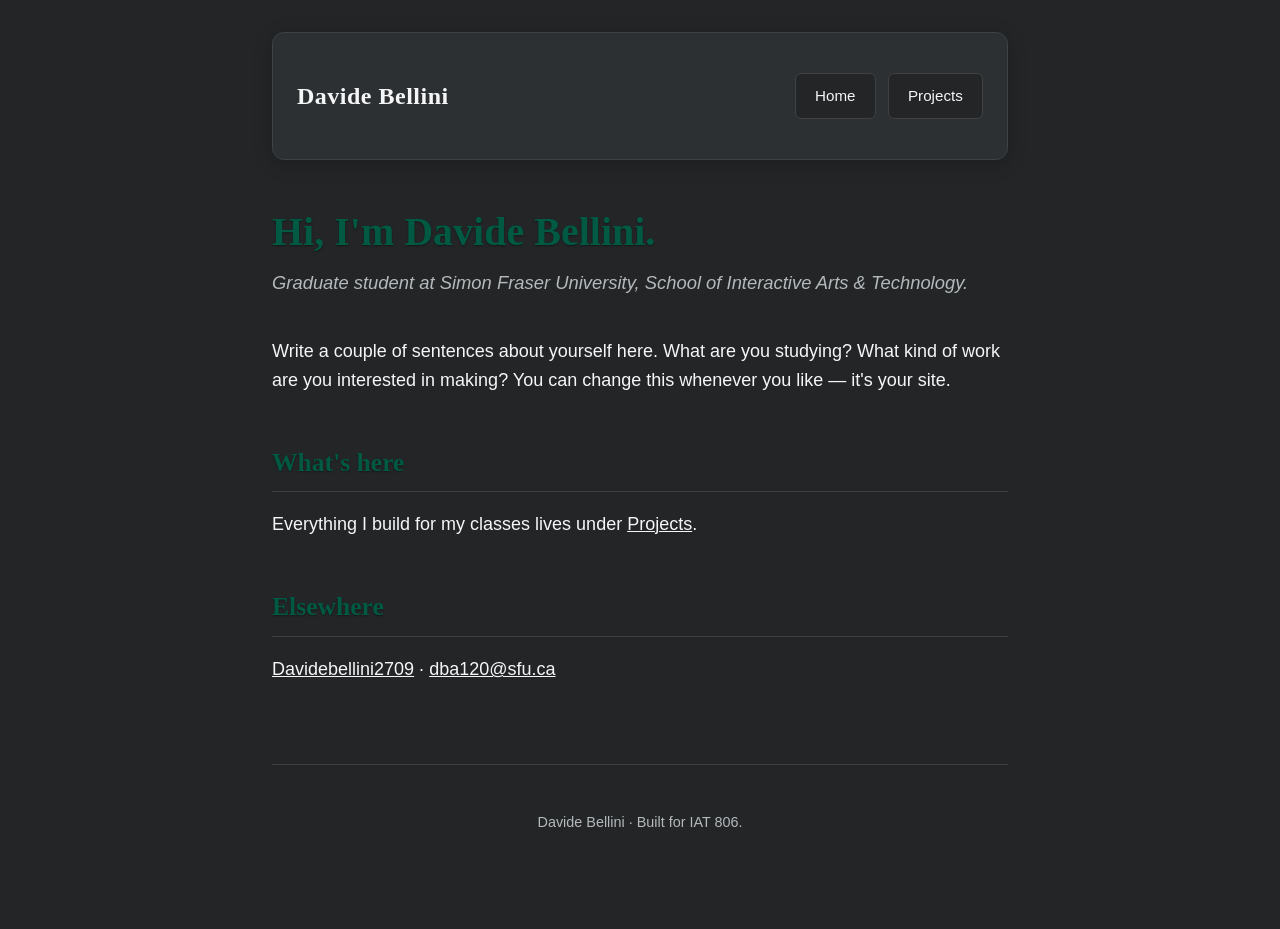
<file: index.html>
<!doctype html>
<html lang="en">
  <head>
    <meta charset="utf-8" />
    <meta name="viewport" content="width=device-width, initial-scale=1" />

    <!-- EDIT ME: this is what shows in the browser tab -->
    <title>Davide Bellini</title>

    <link rel="stylesheet" href="style.css" />
  </head>
  <body>
    <header>
      <!-- EDIT ME: your name -->
      <a class="site-name" href="index.html">Davide Bellini</a>
      <nav>
        <a href="index.html">Home</a>
        <a href="projects/index.html">Projects</a>
      </nav>
    </header>

    <main>
      <!-- EDIT ME: everything between here and the end of <main> -->
      <h1>Hi, I'm Davide Bellini.</h1>
      <p class="tagline">
        Graduate student at Simon Fraser University, School of Interactive Arts
        &amp; Technology.
      </p>

      <p>
        Write a couple of sentences about yourself here. What are you studying?
        What kind of work are you interested in making? You can change this
        whenever you like — it's your site.
      </p>

      <h2>What's here</h2>
      <p>
        Everything I build for my classes lives under
        <a href="projects/index.html">Projects</a>.
      </p>

      <h2>Elsewhere</h2>
      <p>
        <!-- EDIT ME: replace "your-username" with your GitHub username,
           or delete any line you don't want. -->
        <a href="https://github.com/your-username">Davidebellini2709</a>
        &middot;
        <a href="mailto:dba120@sfu.ca">dba120@sfu.ca</a>
      </p>
    </main>

    <footer>
      <!-- EDIT ME -->
      <p>Davide Bellini &middot; Built for IAT 806.</p>
    </footer>
  </body>
</html>
</file>
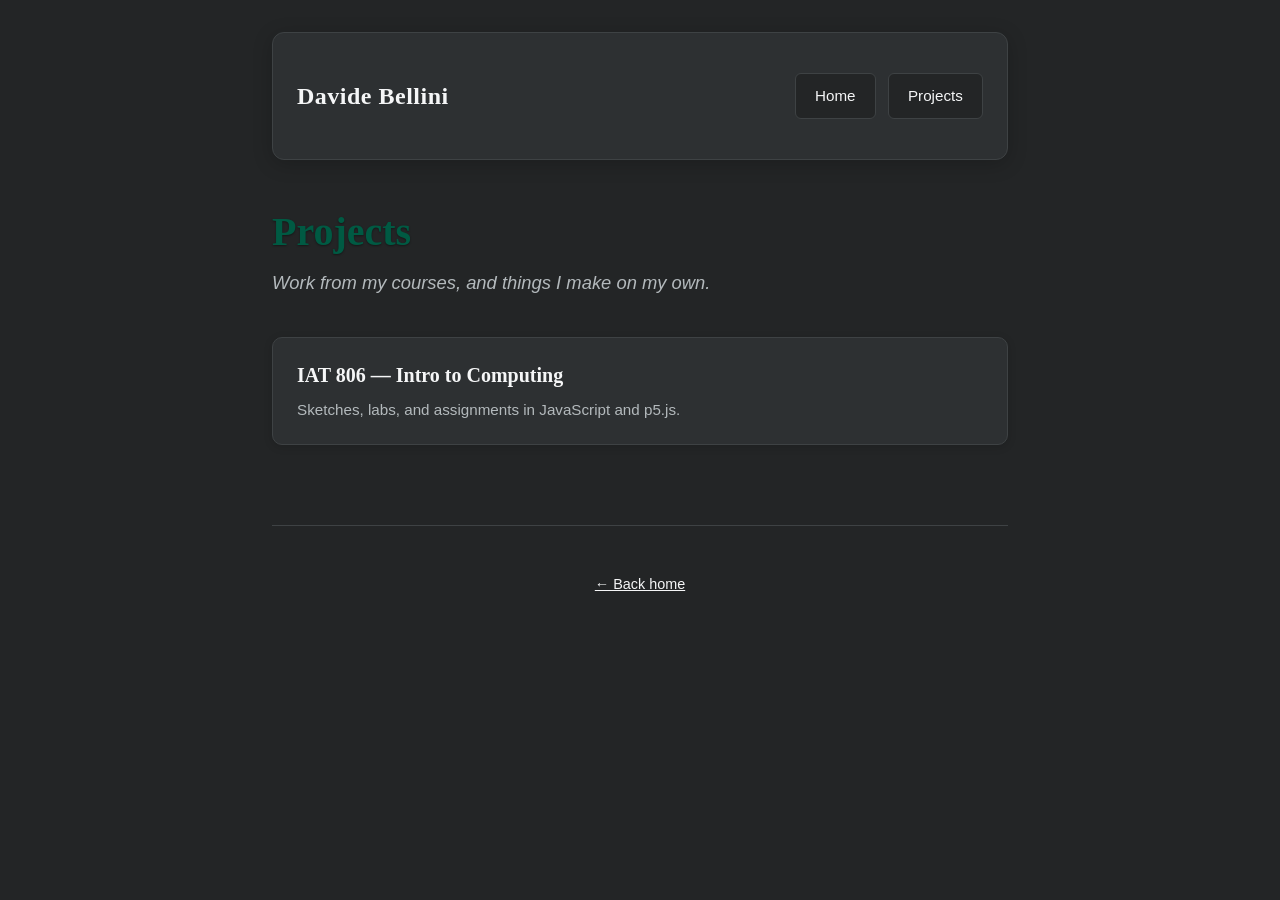
<file: projects/index.html>
<!doctype html>
<html lang="en">
  <head>
    <meta charset="utf-8" />
    <meta name="viewport" content="width=device-width, initial-scale=1" />
    <title>Projects — Davide Bellini</title>

    <!-- ../ means "go up one folder". This page lives in projects/,
       so ../style.css points back at the stylesheet in the main folder. -->
    <link rel="stylesheet" href="../style.css" />
  </head>
  <body>
    <header>
      <a class="site-name" href="../index.html">Davide Bellini</a>
      <nav>
        <a href="../index.html">Home</a>
        <a href="index.html">Projects</a>
      </nav>
    </header>

    <main>
      <h1>Projects</h1>
      <p class="tagline">Work from my courses, and things I make on my own.</p>

      <!-- Each <li> is one link. Copy a whole <li>...</li> block to add
         another course or project. -->
      <ul class="card-list">
        <li>
          <a href="iat-806/index.html">
            <span class="title">IAT 806 — Intro to Computing</span>
            <span class="description"
              >Sketches, labs, and assignments in JavaScript and p5.js.</span
            >
          </a>
        </li>
      </ul>
    </main>

    <footer>
      <p><a href="../index.html">&larr; Back home</a></p>
    </footer>
  </body>
</html>
</file>
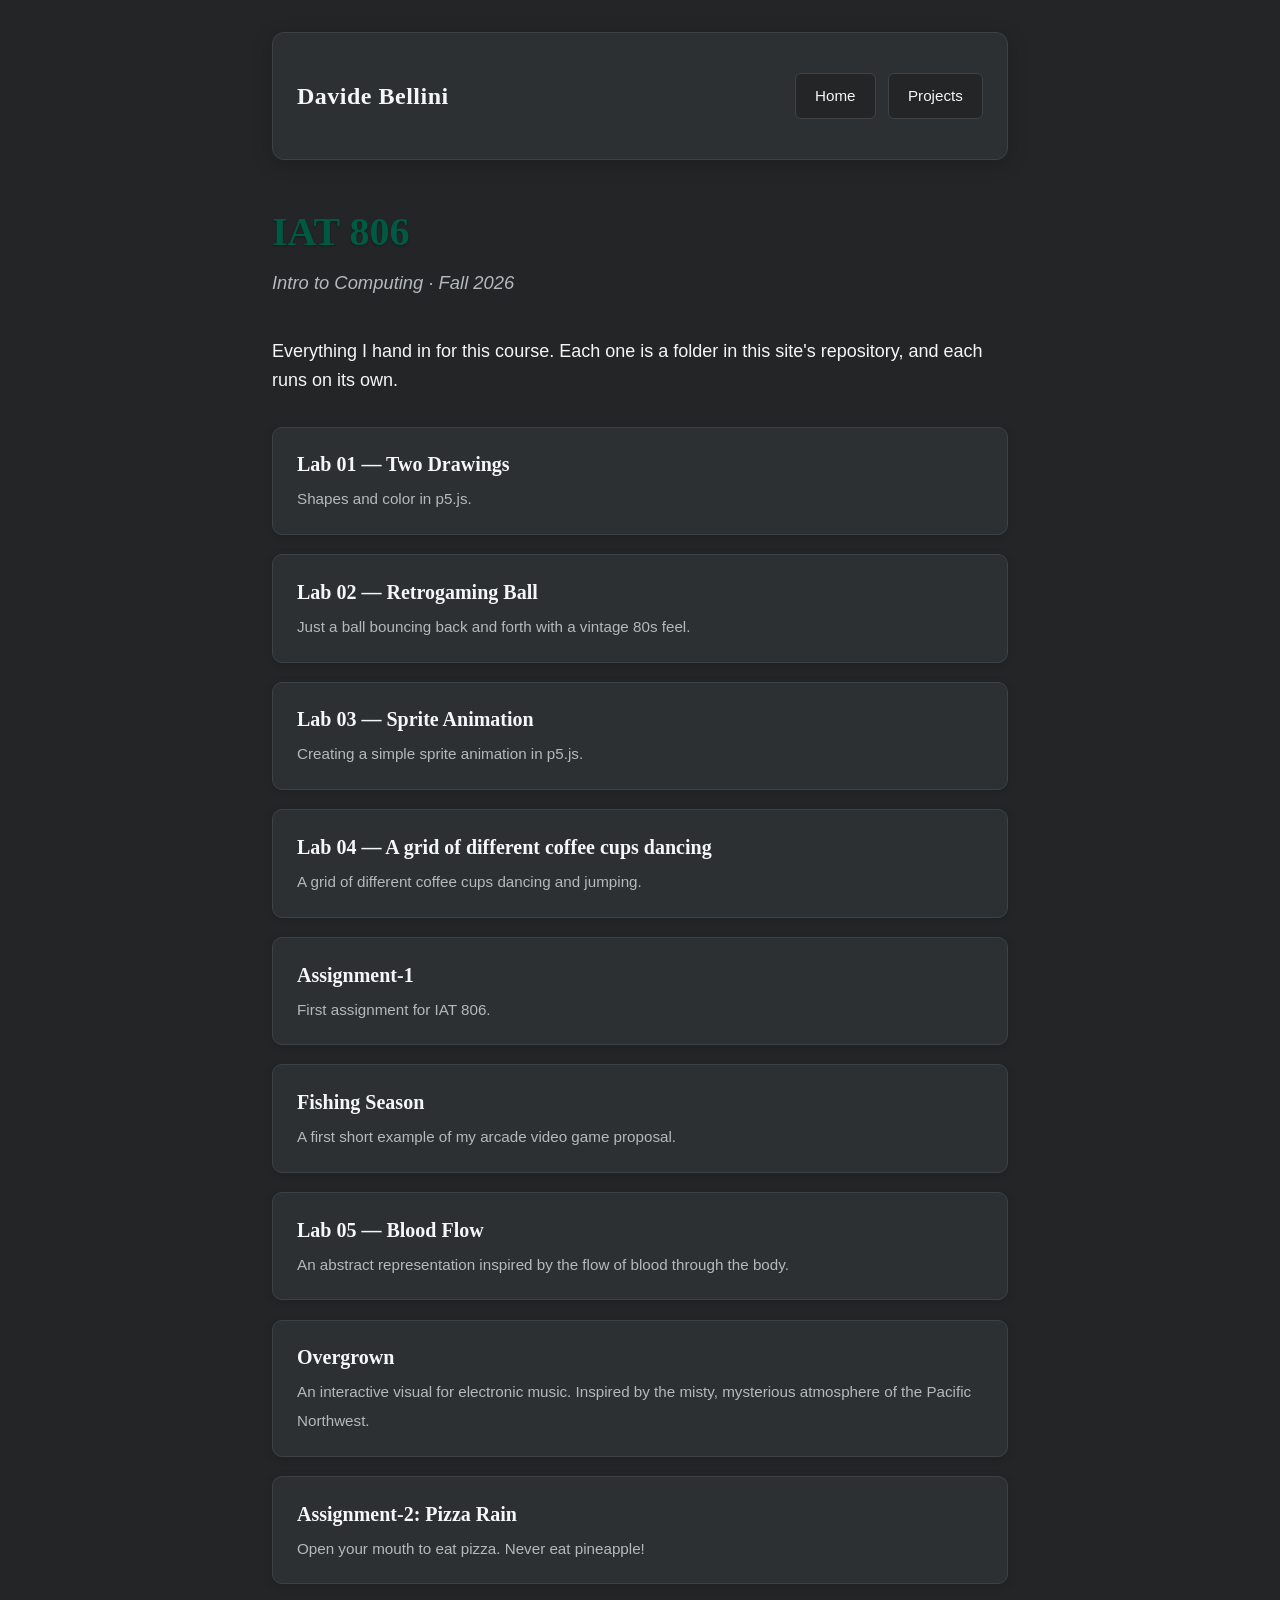
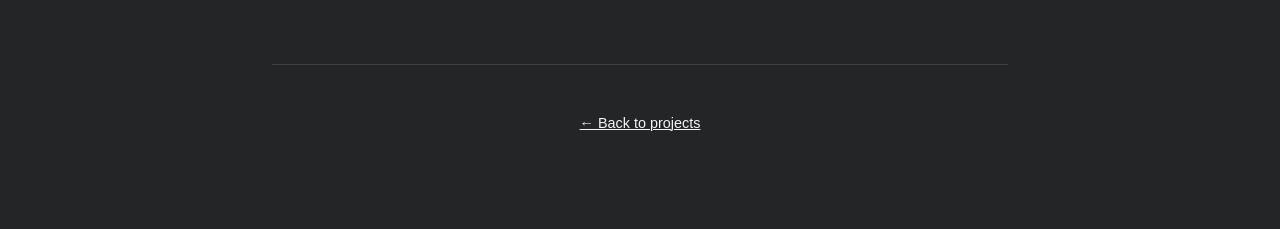
<file: projects/iat-806/index.html>
<!doctype html>
<html lang="en">
  <head>
    <meta charset="utf-8" />
    <meta name="viewport" content="width=device-width, initial-scale=1" />
    <title>IAT 806 — Davide Bellini</title>

    <!-- This page is two folders deep (projects/iat-806/), so the
       stylesheet is two levels up: ../../style.css -->
    <link rel="stylesheet" href="../../style.css" />
  </head>
  <body>
    <header>
      <a class="site-name" href="../../index.html">Davide Bellini</a>
      <nav>
        <a href="../../index.html">Home</a>
        <a href="../index.html">Projects</a>
      </nav>
    </header>

    <main>
      <h1>IAT 806</h1>
      <p class="tagline">Intro to Computing &middot; Fall 2026</p>

      <p>
        Everything I hand in for this course. Each one is a folder in this
        site's repository, and each runs on its own.
      </p>

      <!-- ===================================================
         ADD A SUBMISSION

         1. Make a new folder next to lab-01/ — name it after
            the assignment, all lowercase, dashes instead of
            spaces:  lab-02/   assignment-1/   final-project/
         2. Put an index.html inside it (copy lab-01/ to start).
         3. Copy one <li>...</li> block below, paste it, and
            change the folder name, title, and description.
         =================================================== -->
      <ul class="card-list">
        <li>
          <a href="lab-01/index.html">
            <span class="title">Lab 01 — Two Drawings</span>
            <span class="description">Shapes and color in p5.js.</span>
          </a>
        </li>
        <li>
          <a href="lab-02/index.html">
            <span class="title">Lab 02 — Retrogaming Ball</span>
            <span class="description"
              >Just a ball bouncing back and forth with a vintage 80s
              feel.</span
            >
          </a>
        </li>
        <li>
          <a href="lab-03/index.html">
            <span class="title">Lab 03 — Sprite Animation</span>
            <span class="description"
              >Creating a simple sprite animation in p5.js.</span
            >
          </a>
        </li>
        <li>
          <a href="lab-04/index.html">
            <span class="title"
              >Lab 04 — A grid of different coffee cups dancing</span
            >
            <span class="description"
              >A grid of different coffee cups dancing and jumping.</span
            >
          </a>
        </li>
        <li>
          <a href="Assignment-1/index.html">
            <span class="title">Assignment-1</span>
            <span class="description">First assignment for IAT 806.</span>
          </a>
        </li>
        <li>
          <a href="Fishing Season/index.html">
            <span class="title">Fishing Season</span>
            <span class="description"
              >A first short example of my arcade video game proposal.</span
            >
          </a>
        </li>
        <li>
          <a href="lab-05/index.html">
            <span class="title">Lab 05 — Blood Flow</span>
            <span class="description"
              >An abstract representation inspired by the flow of blood through
              the body.</span
            >
          </a>
        </li>
        <li>
          <a href="Visual - simulation/index.html">
            <span class="title">Overgrown</span>
            <span class="description"
              >An interactive visual for electronic music. Inspired by the
              misty, mysterious atmosphere of the Pacific Northwest.</span
            >
          </a>
        </li>
        <li>
          <a href="Assignment-2/index.html">
            <span class="title">Assignment-2: Pizza Rain</span>
            <span class="description"
              >Open your mouth to eat pizza. Never eat pineapple!</span
            >
          </a>
        </li>
      </ul>
    </main>

    <footer>
      <p><a href="../index.html">&larr; Back to projects</a></p>
    </footer>
  </body>
</html>
</file>
<file: style.css>
/* ===========================================================
   Stile Personalizzato: Rust and Wood (Elegante & Funzionale)
   =========================================================== */

:root {
  /* Tavolozza Colori */
  --bg-dark-grey: #232526; /* Grigio scuro caldo di fondo */
  --bg-card-grey: #2d3032; /* Grigio per card e sezioni */
  --emerald-main: #005a43; /* Verde smeraldo scuro (Scritte principali) */
  --emerald-light: #007a5b; /* Verde smeraldo luminoso per hover */
  --text-white: #f5f6f7; /* Bianco primario per testi leggibili */
  --text-muted: #b3b9bc; /* Bianco opaco/grigio chiaro per testi secondari */
  --border-wood: #3e4244; /* Linee di divisione e bordi */

  /* Font e Layout */
  --font-family:
    "Georgia", Cambria, "Times New Roman", Times, serif; /* Tocco Rust/Classico per i titoli */
  --font-sans:
    "Helvetica Neue", Helvetica, Arial, sans-serif; /* Pulito per i testi */
}

* {
  box-sizing: border-box;
}

body {
  margin: 0;
  padding: 0 1.25rem 5rem;
  background: var(--bg-dark-grey);
  color: var(--text-white);
  font-family: var(--font-sans);
  font-size: 18px;
  line-height: 1.6;
}

/* Layout centrale pulito */
header,
main,
footer {
  max-width: 46rem;
  margin: 0 auto;
}

/* --- Header Migliorato & Più Strutturato -------------------- */

header {
  display: flex;
  flex-wrap: wrap;
  align-items: center;
  justify-content: space-between;
  gap: 1.5rem;
  padding: 2.5rem 1.5rem;
  background: var(--bg-card-grey);
  border: 1px solid var(--border-wood);
  border-radius: 12px;
  margin-top: 2rem;
  margin-bottom: 3rem;
  box-shadow: 0 4px 20px rgba(0, 0, 0, 0.2);
}

header .site-name {
  font-family: var(--font-family);
  font-size: 1.5rem;
  font-weight: 700;
  text-decoration: none;
  color: var(--text-white);
  letter-spacing: 0.5px;
}

/* --- Pulsanti di Navigazione (Sessioni) -------------------- */

header nav {
  display: flex;
  gap: 0.75rem;
  flex-wrap: wrap;
}

header nav a {
  color: var(--text-white);
  background: var(--bg-dark-grey);
  padding: 0.6rem 1.2rem;
  text-decoration: none;
  font-size: 0.95rem;
  font-weight: 500;
  border-radius: 6px;
  border: 1px solid var(--border-wood);
  transition: all 0.2s ease-in-out;
}

header nav a:hover {
  background: var(--text-white);
  color: var(--bg-dark-grey);
  border-color: var(--text-white);
}

/* Se vuoi dare un risalto "Smeraldo" al pulsante della sessione attiva (aggiungendo la classe .active nell'HTML) */
header nav a.active {
  background: var(--emerald-main);
  border-color: var(--emerald-main);
  color: var(--text-white);
}

/* --- Elementi di Testo ------------------------------------- */

h1,
h2,
h3 {
  font-family: var(--font-family);
  color: var(
    --emerald-main
  ); /* Verde Smeraldo Scuro per le scritte principali */
  text-shadow: 0 1px 2px rgba(0, 0, 0, 0.4); /* Migliora il contrasto sul grigio */
}

h1 {
  font-size: 2.5rem;
  line-height: 1.2;
  margin: 0 0 0.75rem;
}

h2 {
  font-size: 1.6rem;
  margin: 3rem 0 1rem;
  border-bottom: 1px solid var(--border-wood);
  padding-bottom: 0.5rem;
}

.tagline {
  color: var(--text-muted);
  font-size: 1.15rem;
  margin: 0 0 2.5rem;
  font-style: italic;
}

a {
  color: var(--text-white);
  text-decoration-thickness: 1px;
  transition: color 0.15s ease;
}

a:hover {
  color: var(--text-muted);
}

/* --- Griglia / Lista di Card (Progetti o Sezioni) ---------- */

.card-list {
  list-style: none;
  padding: 0;
  margin: 2rem 0 0;
}

.card-list li {
  background: var(--bg-card-grey);
  border: 1px solid var(--border-wood);
  border-radius: 10px;
  margin-bottom: 1.2rem;
  transition:
    transform 0.2s ease,
    border-color 0.2s ease;
  box-shadow: 0 2px 8px rgba(0, 0, 0, 0.15);
}

.card-list li:hover {
  border-color: var(--emerald-light);
  transform: translateY(-2px);
}

.card-list a {
  display: block;
  padding: 1.3rem 1.5rem;
  text-decoration: none;
  color: inherit;
}

.card-list .title {
  font-family: var(--font-family);
  font-size: 1.25rem;
  font-weight: 700;
  color: var(--text-white); /* Testo titolo card in bianco per leggibilità */
  display: block;
  margin-bottom: 0.25rem;
}

.card-list li:hover .title {
  color: var(
    --emerald-light
  ); /* Il titolo si illumina di smeraldo al passaggio */
}

.card-list .description {
  color: var(--text-muted);
  font-size: 0.95rem;
}

/* --- Pulsante Indietro (Sketch Pages) ---------------------- */

.back {
  display: inline-flex;
  align-items: center;
  margin-bottom: 2rem;
  color: var(--text-muted);
  text-decoration: none;
  font-size: 0.95rem;
  padding: 0.5rem 1rem;
  border: 1px solid var(--border-wood);
  border-radius: 6px;
  background: var(--bg-card-grey);
  transition: all 0.2s ease;
}

.back:hover {
  color: var(--text-white);
  border-color: var(--text-white);
}

canvas {
  max-width: 100%;
  border-radius: 8px;
  box-shadow: 0 4px 15px rgba(0, 0, 0, 0.3);
}

/* --- Footer -------------------------------------------------- */

footer {
  margin-top: 5rem;
  padding-top: 2rem;
  border-top: 1px solid var(--border-wood);
  color: var(--text-muted);
  font-size: 0.9rem;
  text-align: center;
}
</file>
